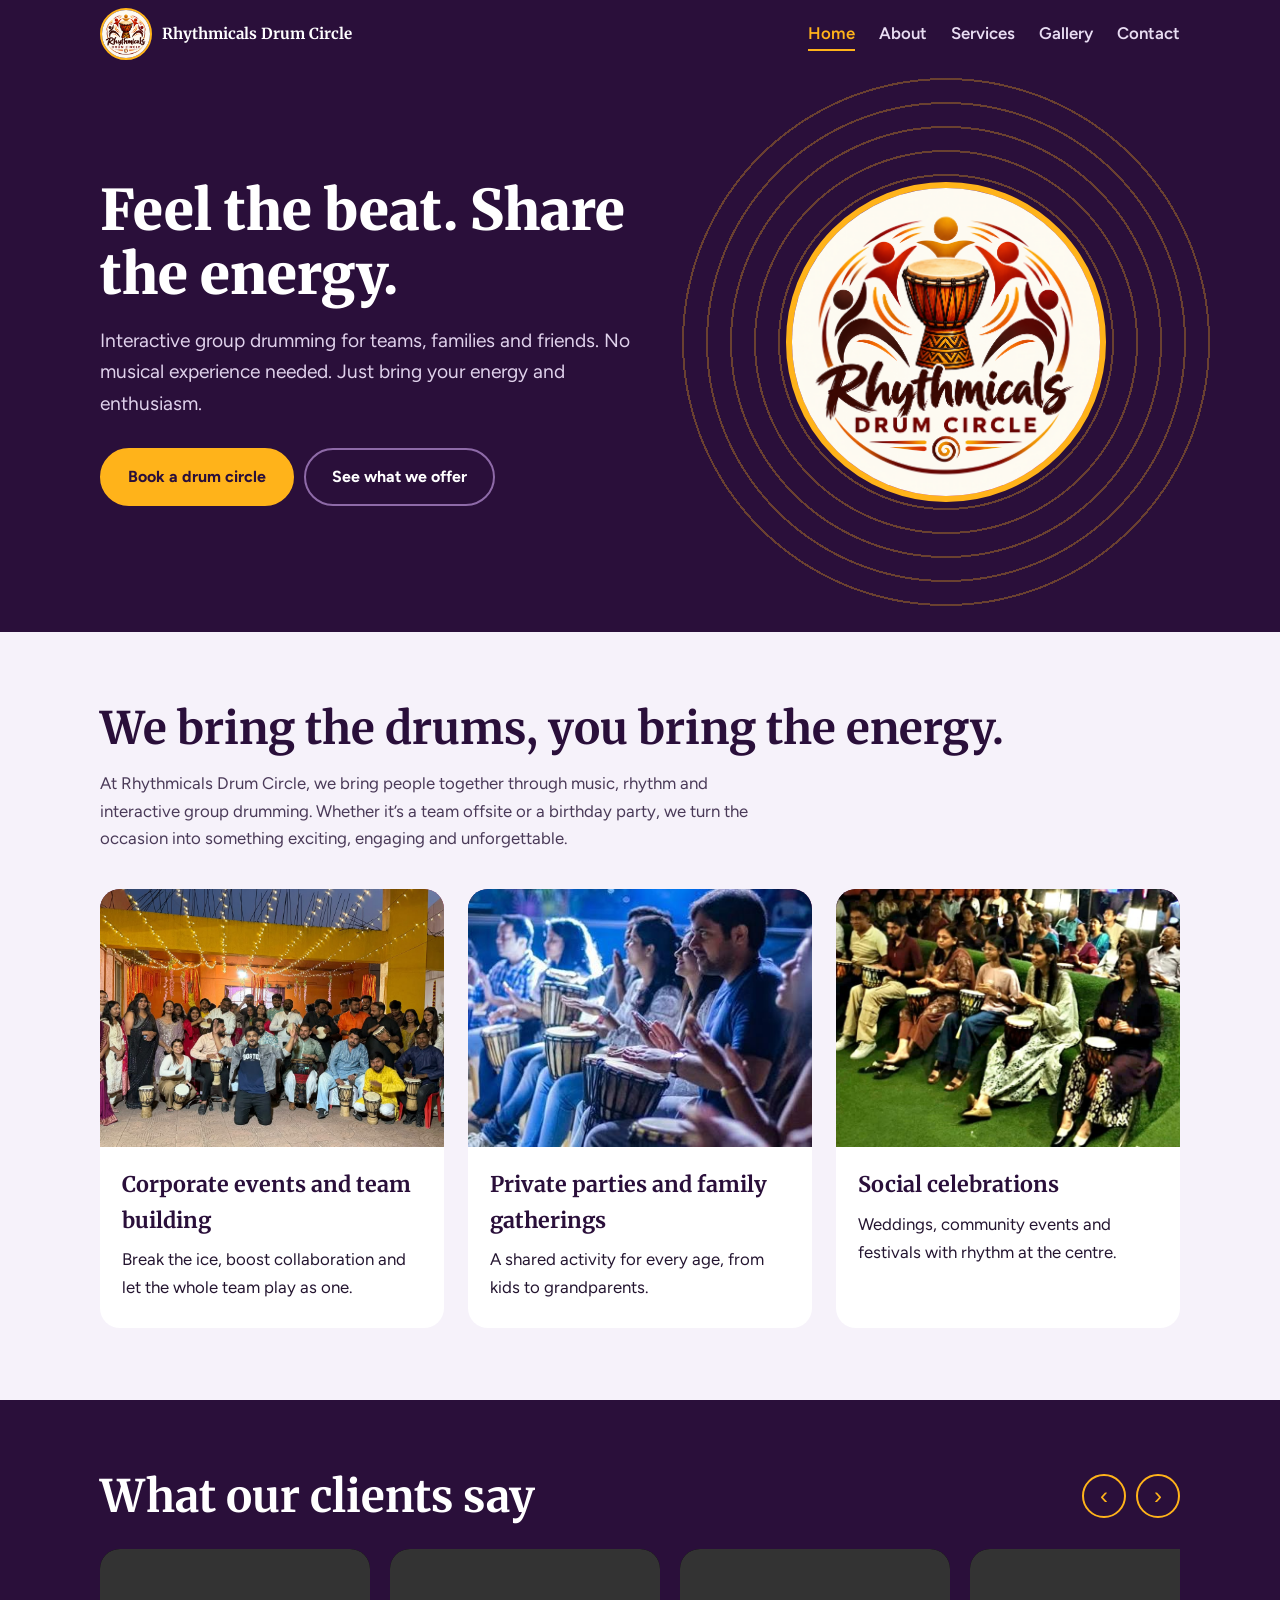
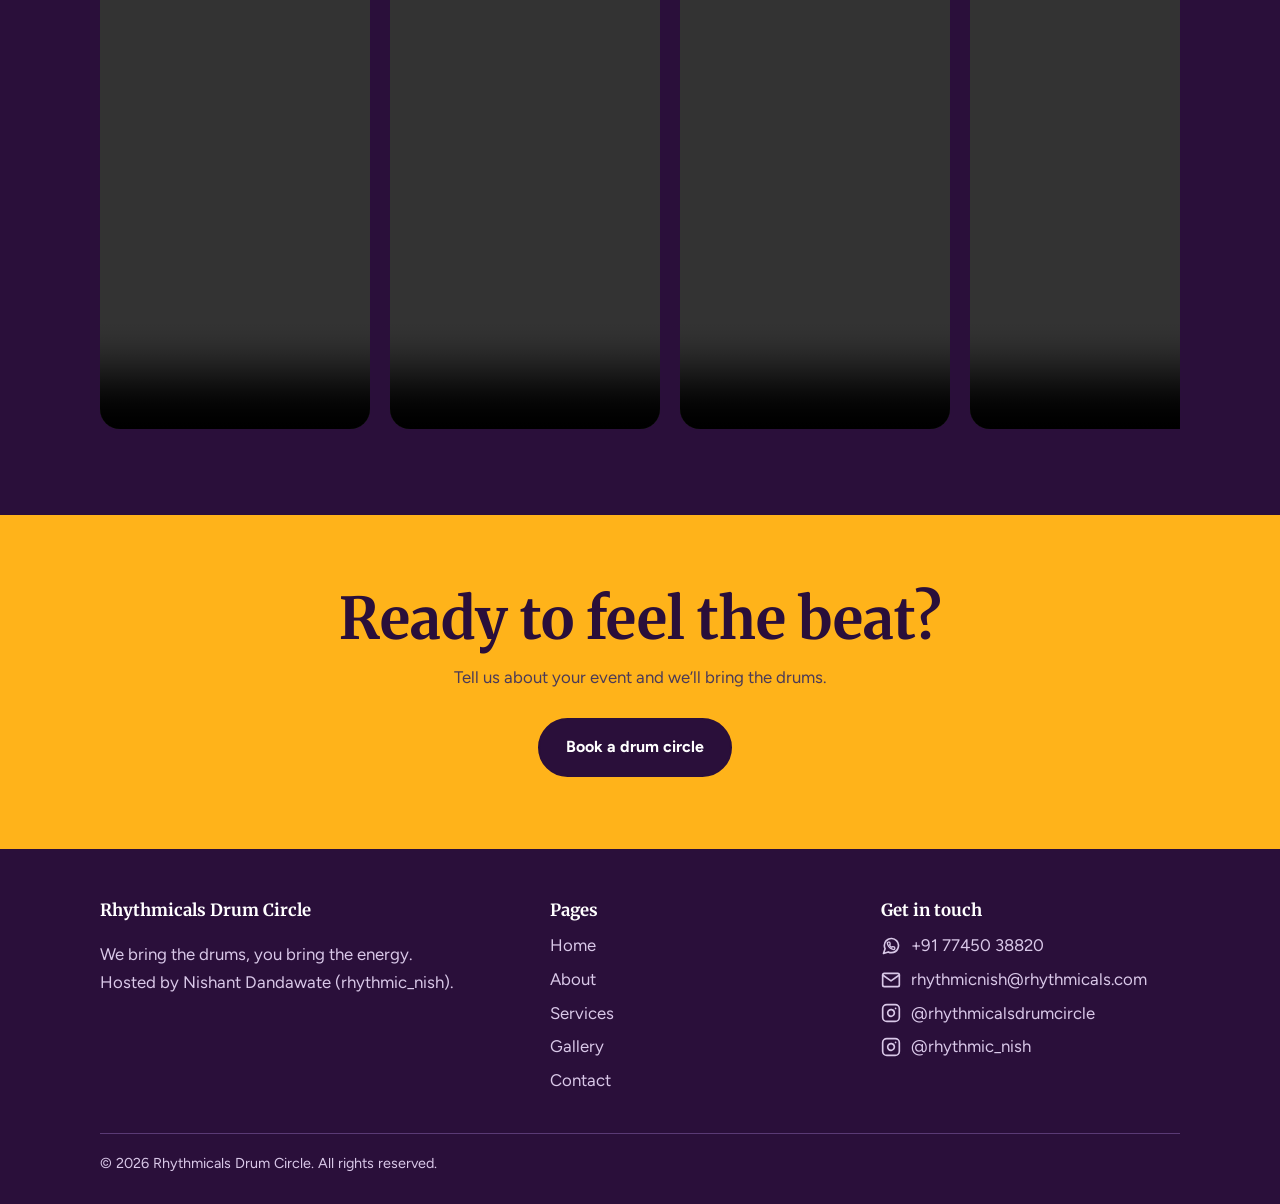
<file: index.html>
<!DOCTYPE html>
<html lang="en">
  <head>
    <meta charset="utf-8" />
    <meta name="viewport" content="width=device-width,initial-scale=1" />
    <link rel="preconnect" href="https://fonts.googleapis.com" />
    <link
      href="https://fonts.googleapis.com/css2?family=Bricolage+Grotesque:wght@700;800&family=Figtree:wght@400;600;700&display=swap"
      rel="stylesheet"
    />
    <link
      href="https://fonts.googleapis.com/css2?family=Merriweather:wght@700;900&family=Figtree:wght@400;600;700&display=swap"
      rel="stylesheet"
    />
    <link rel="stylesheet" href="style.css" />
    <title>Rhythmicals Drum Circle | Interactive Group Drumming</title>
    <meta
      name="description"
      content="Interactive drum circles for corporate events, team building, private parties and family gatherings. No experience needed."
    />
    <style>
      /* Testimonial reels: styles for this section live here, so no change to style.css is needed */
      .tsec {
        background: var(--plum);
        color: #fff;
      }
      .tsec h2 {
        color: #fff;
        margin: 0;
      }
      .rhead {
        display: flex;
        align-items: center;
        justify-content: space-between;
        gap: 16px;
        margin-bottom: 28px;
      }
      .rnav {
        display: flex;
        gap: 10px;
      }
      .rnav button {
        width: 44px;
        height: 44px;
        border-radius: 50%;
        border: 2px solid var(--gold);
        background: none;
        color: var(--gold);
        font-size: 1.5rem;
        line-height: 1;
        cursor: pointer;
      }
      .rnav button:hover {
        background: var(--gold);
        color: var(--plum);
      }
      .reels {
        display: flex;
        gap: 20px;
        overflow-x: auto;
        scroll-snap-type: x mandatory;
        padding-bottom: 14px;
        scrollbar-width: thin;
        scrollbar-color: var(--gold) transparent;
        -webkit-overflow-scrolling: touch;
      }
      .reel {
        flex: 0 0 min(270px, 72vw);
        scroll-snap-align: start;
        border-radius: 20px;
        overflow: hidden;
        background: #000;
      }
      .reel video {
        display: block;
        width: 100%;
        aspect-ratio: 9 / 16;
        object-fit: cover;
        background: #000;
      }
      @media (max-width: 560px) {
        .rnav {
          display: none;
        }
      }
    </style>
  </head>
  <body>
    <header id="hdr"></header>
    <div class="hero">
      <video class="vbg" autoplay muted loop playsinline aria-hidden="true">
        <source src="videos/front-page.mp4" type="video/mp4" />
      </video>
      <div class="wrap">
        <div>
          <h1>Feel the beat. Share the energy.</h1>
          <p class="lead">
            Interactive group drumming for teams, families and friends. No
            musical experience needed. Just bring your energy and enthusiasm.
          </p>
          <a class="btn" href="contact.html">Book a drum circle</a
          ><a class="btn alt" href="services.html">See what we offer</a>
        </div>
        <div class="drum">
          <div class="photo">
            <img
              src="images/logo.png"
              alt="Rhythmic Nish playing the tabla"
              style="object-position: 50% 40%"
            />
          </div>
        </div>
      </div>
    </div>
    <section>
      <div class="wrap">
        <h2>We bring the drums, you bring the energy.</h2>
        <p class="sub">
          At Rhythmicals Drum Circle, we bring people together through music,
          rhythm and interactive group drumming. Whether it’s a team offsite or
          a birthday party, we turn the occasion into something exciting,
          engaging and unforgettable.
        </p>
        <div class="cards">
          <div class="card">
            <div class="photo">
              <img
                src="images/corporate.jpg"
                alt="Corporate drum circle in a courtyard"
                style="object-position: 50% 60%"
              />
            </div>
            <div class="t">
              <h3>Corporate events and team building</h3>
              <p>
                Break the ice, boost collaboration and let the whole team play
                as one.
              </p>
            </div>
          </div>
          <div class="card">
            <div class="photo">
              <img
                src="images/private2.jpg"
                alt="Facilitator clapping rhythm into a microphone on stage"
                style="object-position: 50% 30%"
              />
            </div>
            <div class="t">
              <h3>Private parties and family gatherings</h3>
              <p>A shared activity for every age, from kids to grandparents.</p>
            </div>
          </div>
          <div class="card">
            <div class="photo">
              <img
                src="images/social2.jpg"
                alt="Drum circle set-up on a lit garden lawn at night"
                style="object-position: 50% 55%"
              />
            </div>
            <div class="t">
              <h3>Social celebrations</h3>
              <p>
                Weddings, community events and festivals with rhythm at the
                centre.
              </p>
            </div>
          </div>
        </div>
      </div>
    </section>

    <!-- TESTIMONIAL REELS: side by side, scroll sideways, tap to play with sound -->
    <section class="tsec">
      <div class="wrap">
        <div class="rhead">
          <h2>What our clients say</h2>
          <div class="rnav">
            <button type="button" data-dir="-1" aria-label="Previous videos">
              ‹
            </button>
            <button type="button" data-dir="1" aria-label="Next videos">
              ›
            </button>
          </div>
        </div>
        <div class="reels" id="reels">
          <div class="reel">
            <video
              controls
              playsinline
              preload="metadata"
              aria-label="Client testimonial 1"
            >
              <source src="videos/testimonial-1.mp4#t=0.1" type="video/mp4" />
            </video>
          </div>
          <div class="reel">
            <video
              controls
              playsinline
              preload="metadata"
              aria-label="Client testimonial 2"
            >
              <source src="videos/testimonial-2.mp4#t=0.1" type="video/mp4" />
            </video>
          </div>
          <div class="reel">
            <video
              controls
              playsinline
              preload="metadata"
              aria-label="Client testimonial 3"
            >
              <source src="videos/testimonial-3.mp4#t=0.1" type="video/mp4" />
            </video>
          </div>
          <div class="reel">
            <video
              controls
              playsinline
              preload="metadata"
              aria-label="Client testimonial 4"
            >
              <source src="videos/testimonial-4.mp4#t=0.1" type="video/mp4" />
            </video>
          </div>
        </div>
      </div>
    </section>

    <section class="band">
      <div class="wrap">
        <h2>Ready to feel the beat?</h2>
        <p class="sub" style="margin: 0 auto 20px">
          Tell us about your event and we’ll bring the drums.
        </p>
        <a class="btn" href="contact.html">Book a drum circle</a>
      </div>
    </section>
    <footer id="ftr"></footer>
    <script src="script.js"></script>
    <script>
      // Only one testimonial plays at a time
      const rv = document.querySelectorAll(".reel video");
      rv.forEach((v) =>
        v.addEventListener("play", () =>
          rv.forEach((o) => o !== v && o.pause())
        )
      );
      // Arrow buttons scroll the row by one video
      const row = document.getElementById("reels");
      document
        .querySelectorAll(".rnav button")
        .forEach((b) =>
          b.addEventListener("click", () =>
            row.scrollBy({ left: b.dataset.dir * 290, behavior: "smooth" })
          )
        );
    </script>
  </body>
</html>
</file>
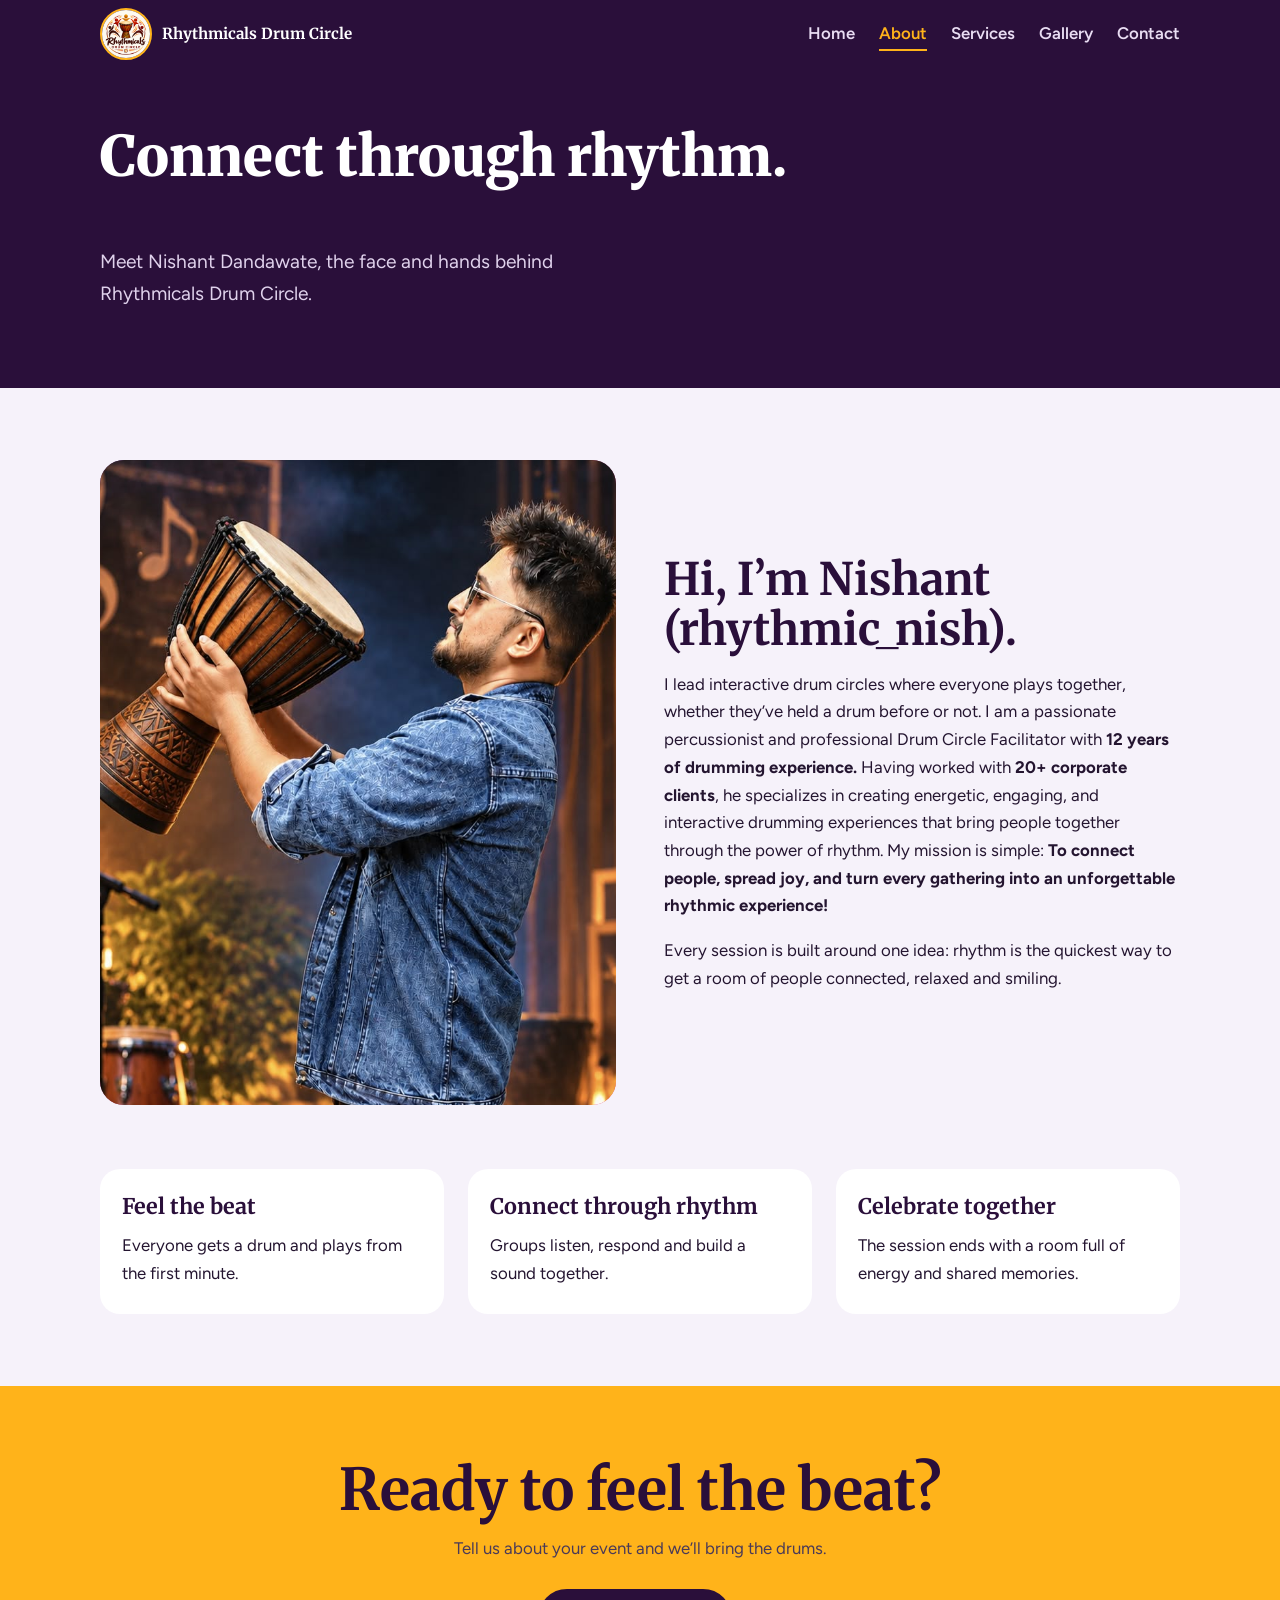
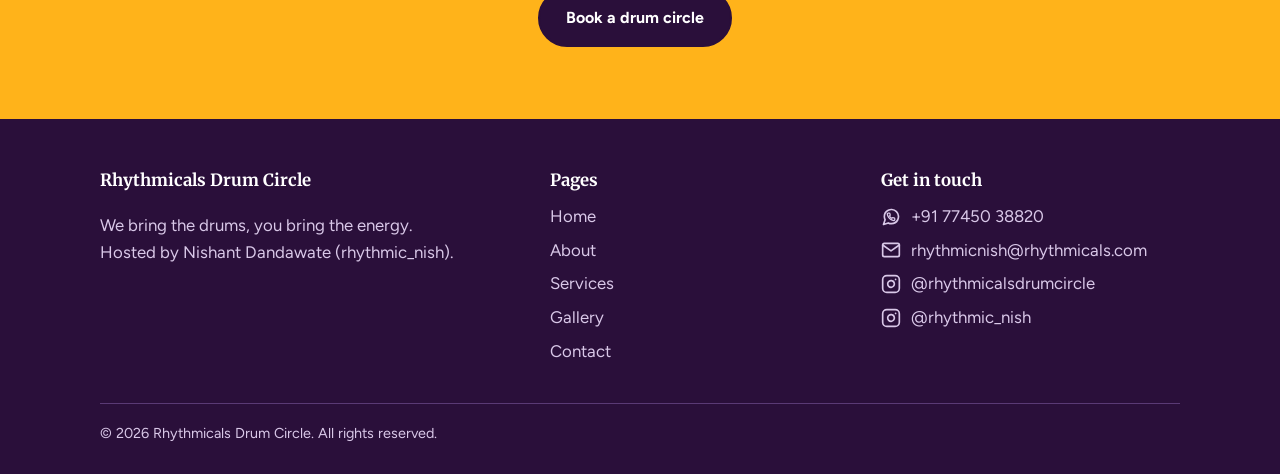
<file: about.html>
<!DOCTYPE html>
<html lang="en">
  <head>
    <meta charset="utf-8" />
    <meta name="viewport" content="width=device-width,initial-scale=1" />
    <link rel="preconnect" href="https://fonts.googleapis.com" />
    <link
      href="https://fonts.googleapis.com/css2?family=Bricolage+Grotesque:wght@700;800&family=Figtree:wght@400;600;700&display=swap"
      rel="stylesheet"
    />
    <link
        href="https://fonts.googleapis.com/css2?family=Merriweather:wght@700;900&family=Figtree:wght@400;600;700&display=swap"
        rel="stylesheet"
    />
    <link rel="stylesheet" href="style.css" />
    <title>About | Rhythmicals Drum Circle</title>
  </head>
  <body>
    <header id="hdr"></header>
    <div class="hero small">
      <div class="wrap">
        <h1>Connect through rhythm.</h1>
        <p class="lead">
          Meet Nishant Dandawate, the face and hands behind Rhythmicals Drum
          Circle.
        </p>
      </div>
    </div>
    <section>
      <div class="wrap">
        <div class="row">
          <div class="photo" style="aspect-ratio: 4/5">
            <img
              src="images/about.jpg"
              alt="Percussionist seated on a cajon in a studio"
              style="object-position: 50% 30%"
            />
          </div>
          <div>
            <h2>Hi, I’m Nishant (rhythmic_nish).</h2>
            <p>
              I lead interactive drum circles where everyone plays together,
              whether they’ve held a drum before or not. I am a passionate percussionist and professional Drum Circle Facilitator with <b>12 years of drumming experience.</b>

              Having worked with <b>20+ corporate clients</b>, he specializes in creating energetic, engaging, and interactive drumming experiences that bring people together through the power of rhythm.
              
              My mission is simple: <b>To connect people, spread joy, and turn every gathering into an unforgettable rhythmic experience!</b>
            </p>
            <p>
              Every session is built around one idea: rhythm is the quickest way
              to get a room of people connected, relaxed and smiling.
            </p>
          </div>
        </div>
        <div class="cards">
          <div class="card">
            <div class="t">
              <h3>Feel the beat</h3>
              <p>Everyone gets a drum and plays from the first minute.</p>
            </div>
          </div>
          <div class="card">
            <div class="t">
              <h3>Connect through rhythm</h3>
              <p>Groups listen, respond and build a sound together.</p>
            </div>
          </div>
          <div class="card">
            <div class="t">
              <h3>Celebrate together</h3>
              <p>
                The session ends with a room full of energy and shared memories.
              </p>
            </div>
          </div>
        </div>
      </div>
    </section>
    <section class="band">
      <div class="wrap">
        <h2>Ready to feel the beat?</h2>
        <p class="sub" style="margin: 0 auto 20px">
          Tell us about your event and we’ll bring the drums.
        </p>
        <a class="btn" href="contact.html">Book a drum circle</a>
      </div>
    </section>
    <footer id="ftr"></footer>
    <script src="script.js"></script>
  </body>
</html>
</file>
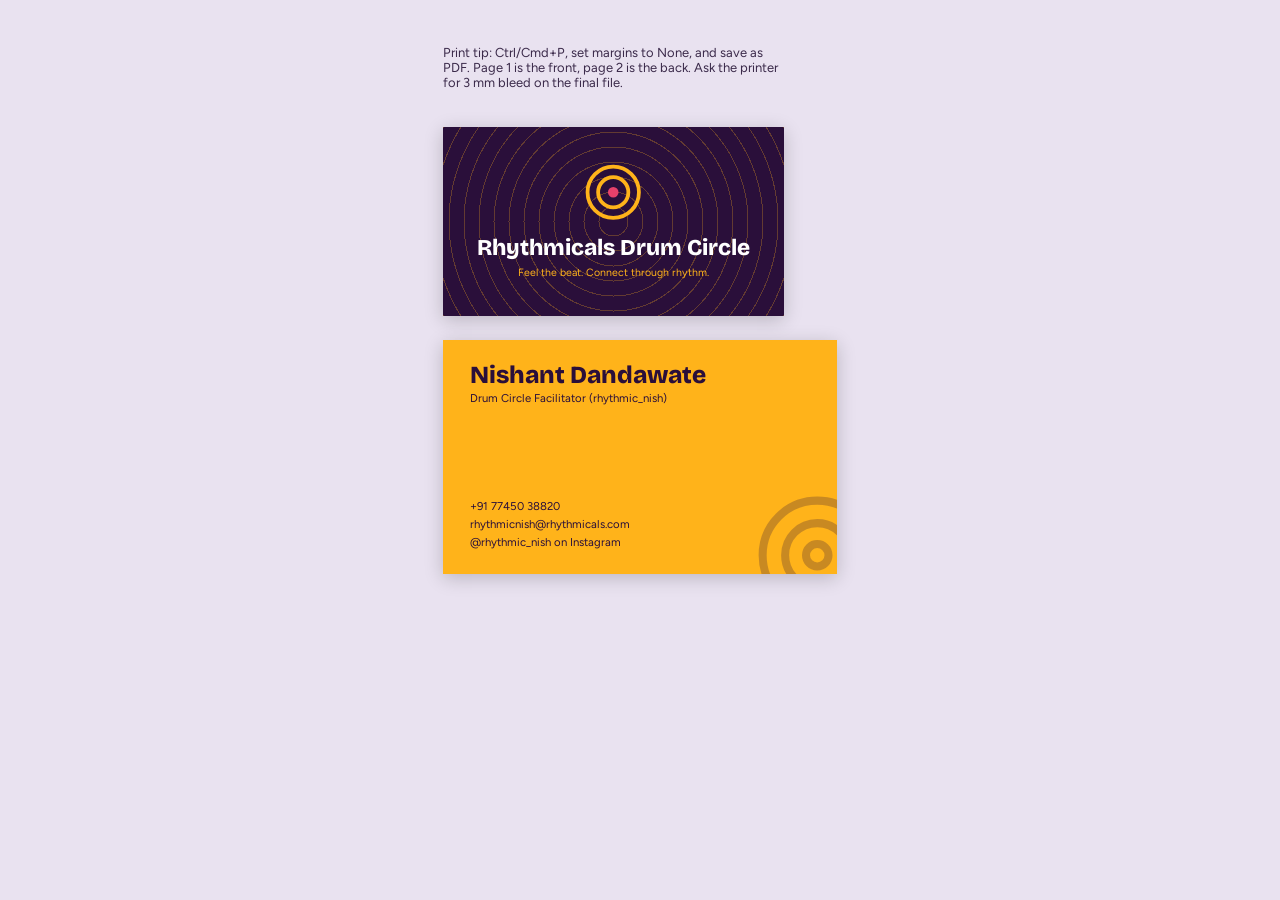
<file: business-card.html>
<!DOCTYPE html>
<html lang="en">
  <head>
    <meta charset="utf-8" />
    <title>Business card | Nishant Dandawate</title>
    <link
      href="https://fonts.googleapis.com/css2?family=Bricolage+Grotesque:wght@700;800&family=Figtree:wght@400;600&display=swap"
      rel="stylesheet"
    />
    <link
      href="https://fonts.googleapis.com/css2?family=Merriweather:wght@700;900&family=Figtree:wght@400;600;700&display=swap"
      rel="stylesheet"
    />
    <style>
      body {
        margin: 0;
        background: #e9e2f0;
        font-family: "Figtree", sans-serif;
        display: grid;
        gap: 24px;
        justify-content: center;
        padding: 32px;
      }
      .note {
        max-width: 90mm;
        font-size: 13px;
        color: #3b2a4a;
      }
      .c {
        width: 90mm;
        height: 50mm;
        position: relative;
        overflow: hidden;
        box-shadow: 0 4px 18px #0003;
        page-break-after: always;
      }
      .front {
        background: #2a0f3a;
        color: #fff;
        display: grid;
        place-items: center;
        text-align: center;
      }
      .front::before {
        content: "";
        position: absolute;
        inset: -60%;
        border-radius: 50%;
        background: repeating-radial-gradient(
          circle,
          transparent 0 14px,
          #ffb31a44 14px 15px
        );
      }
      .front div {
        position: relative;
      }
      .front svg {
        width: 16mm;
      }
      .front b {
        display: block;
        font: 800 6mm "Bricolage Grotesque";
        margin-top: 2mm;
      }
      .front span {
        font-size: 2.8mm;
        color: #ffb31a;
      }
      .back {
        background: #ffb31a;
        color: #2a0f3a;
        padding: 6mm 7mm;
        display: flex;
        flex-direction: column;
        justify-content: space-between;
      }
      .back h1 {
        font: 800 6.5mm/1 "Bricolage Grotesque";
        margin: 0;
      }
      .back p {
        margin: 1mm 0 0;
        font-size: 3mm;
      }
      .back ul {
        list-style: none;
        margin: 0;
        padding: 0;
        font-size: 3mm;
        line-height: 1.6;
      }
      .back .r {
        position: absolute;
        right: -12mm;
        bottom: -12mm;
        width: 34mm;
        opacity: 0.25;
      }
      @media print {
        body {
          background: none;
          padding: 0;
          display: block;
        }
        .note {
          display: none;
        }
        .c {
          box-shadow: none;
        }
        @page {
          size: 90mm 50mm;
          margin: 0;
        }
      }
    </style>
  </head>
  <body>
    <p class="note">
      Print tip: Ctrl/Cmd+P, set margins to None, and save as PDF. Page 1 is the
      front, page 2 is the back. Ask the printer for 3 mm bleed on the final
      file.
    </p>
    <div class="c front">
      <div>
        <svg
          viewBox="0 0 40 40"
          fill="none"
          stroke="#FFB31A"
          stroke-width="2.5"
        >
          <circle cx="20" cy="20" r="17" />
          <circle cx="20" cy="20" r="10" />
          <circle cx="20" cy="20" r="3.5" fill="#E8416B" stroke="none" /></svg
        ><b>Rhythmicals Drum Circle</b
        ><span>Feel the beat. Connect through rhythm.</span>
      </div>
    </div>
    <div class="c back">
      <div>
        <h1>Nishant Dandawate</h1>
        <p>Drum Circle Facilitator (rhythmic_nish)</p>
      </div>
      <ul>
        <li>+91 77450 38820</li>
        <li>rhythmicnish@rhythmicals.com</li>
        <li>@rhythmic_nish on Instagram</li>
      </ul>
      <svg
        class="r"
        viewBox="0 0 40 40"
        fill="none"
        stroke="#2A0F3A"
        stroke-width="2.5"
      >
        <circle cx="20" cy="20" r="17" />
        <circle cx="20" cy="20" r="10" />
        <circle cx="20" cy="20" r="3.5" />
      </svg>
    </div>
  </body>
</html>
</file>
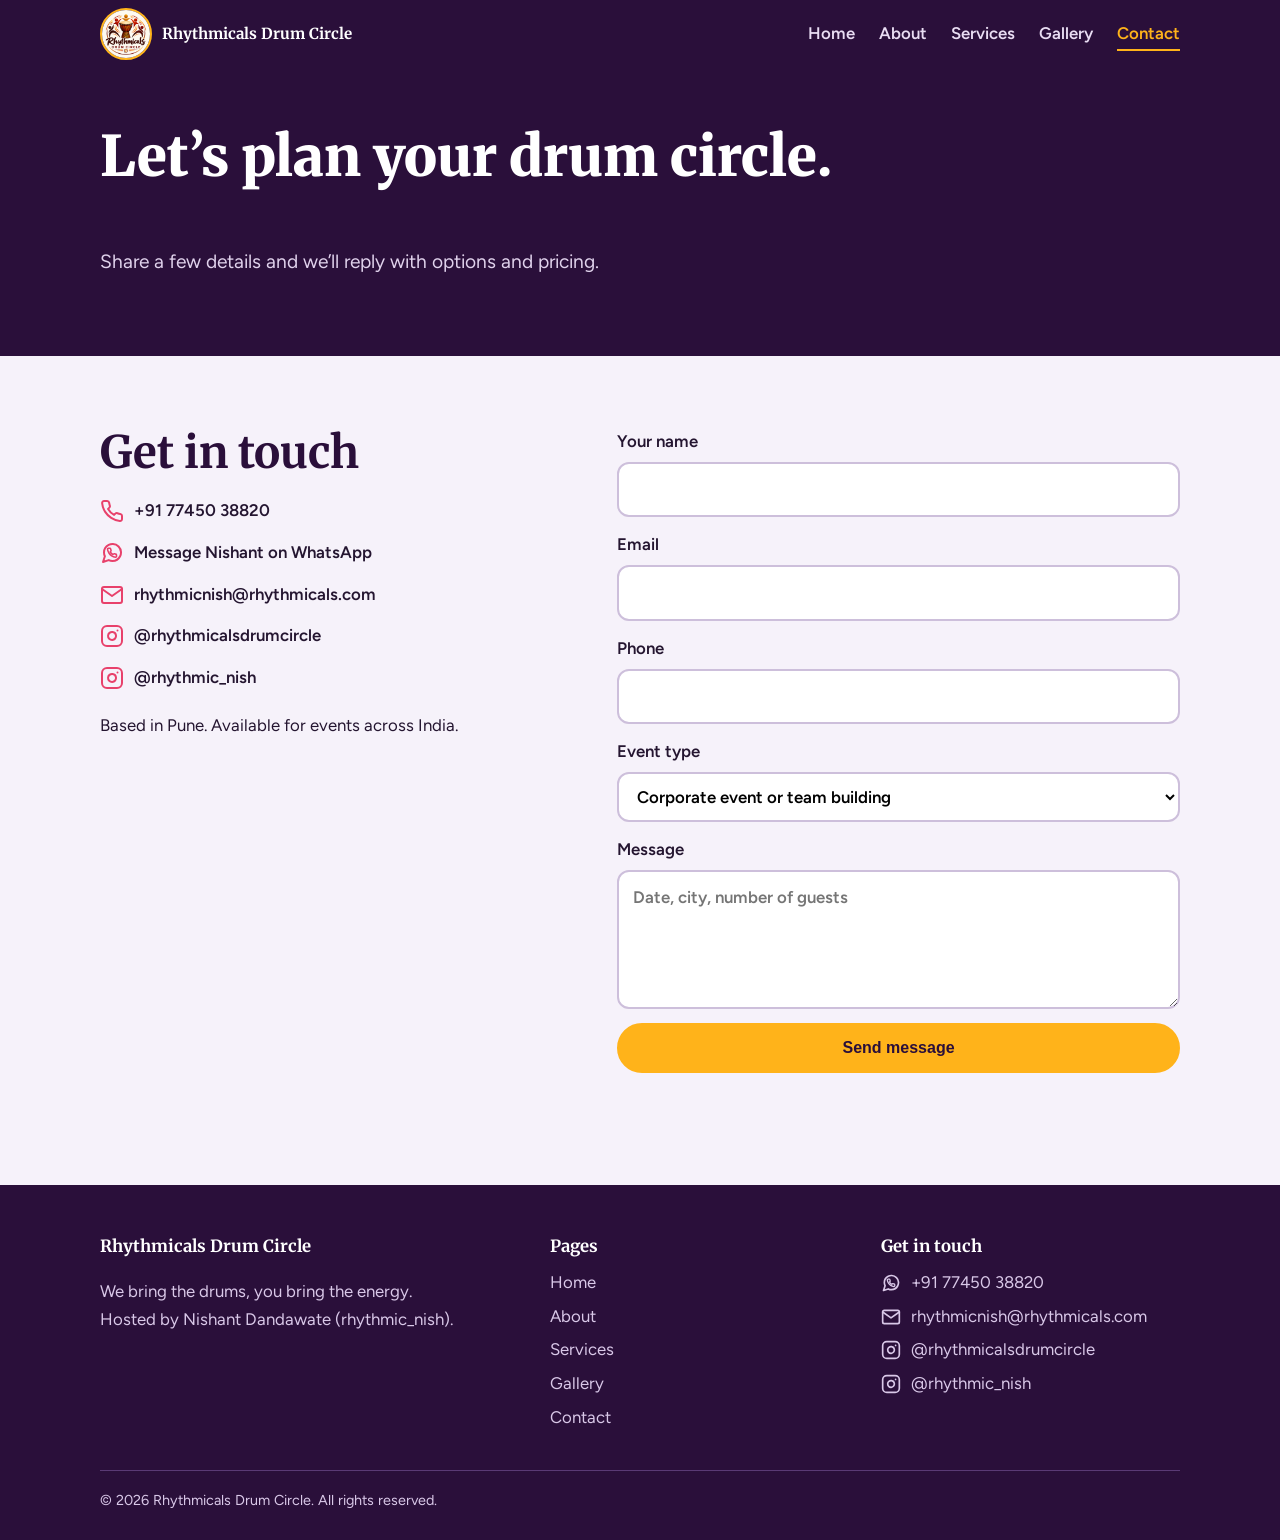
<file: contact.html>
<!DOCTYPE html>
<html lang="en">
  <head>
    <meta charset="utf-8" />
    <meta name="viewport" content="width=device-width,initial-scale=1" />
    <link rel="preconnect" href="https://fonts.googleapis.com" />
    <link
      href="https://fonts.googleapis.com/css2?family=Bricolage+Grotesque:wght@700;800&family=Figtree:wght@400;600;700&display=swap"
      rel="stylesheet"
    />
    <link
      href="https://fonts.googleapis.com/css2?family=Merriweather:wght@700;900&family=Figtree:wght@400;600;700&display=swap"
      rel="stylesheet"
    />
    <link rel="stylesheet" href="style.css" />
    <title>Contact | Rhythmicals Drum Circle</title>
  </head>
  <body>
    <header id="hdr"></header>
    <div class="hero small">
      <div class="wrap">
        <h1>Let’s plan your drum circle.</h1>
        <p class="lead">
          Share a few details and we’ll reply with options and pricing.
        </p>
      </div>
    </div>
    <section>
      <div class="wrap contact">
        <div>
          <h2>Get in touch</h2>
          <ul class="list">
            <li>
              <a class="ico" href="tel:+917745038820"
                ><span data-ic="phone"></span>+91 77450 38820</a
              >
            </li>
            <li>
              <a
                class="ico"
                href="https://wa.me/917745038820"
                target="_blank"
                rel="noopener"
                ><span data-ic="wa"></span>Message Nishant on WhatsApp</a
              >
            </li>
            <li>
              <a class="ico" href="mailto:rhythmicnish@rhythmicals.com"
                ><span data-ic="mail"></span>rhythmicnish@rhythmicals.com</a
              >
            </li>
            <li>
              <a
                class="ico"
                href="https://www.instagram.com/rhythmicalsdrumcircle"
                target="_blank"
                rel="noopener"
                ><span data-ic="ig"></span>@rhythmicalsdrumcircle</a
              >
            </li>
            <li>
              <a
                class="ico"
                href="https://instagram.com/rhythmic_nish"
                target="_blank"
                rel="noopener"
                ><span data-ic="ig"></span>@rhythmic_nish</a
              >
            </li>
          </ul>
          <p>Based in Pune. Available for events across India.</p>
        </div>
        <form id="enq">
          <label
            >Your name<input name="name" required autocomplete="name" /></label
          ><label
            >Email<input
              name="email"
              type="email"
              required
              autocomplete="email" /></label
          ><label
            >Phone<input
              name="phone"
              type="tel"
              required
              autocomplete="tel" /></label
          ><label
            >Event type<select name="type">
              <option>Corporate event or team building</option>
              <option>Private party</option>
              <option>Family gathering</option>
              <option>Social celebration</option>
            </select></label
          ><label
            >Message<textarea
              name="msg"
              rows="4"
              placeholder="Date, city, number of guests"
            ></textarea></label
          ><input
            class="hp"
            name="_honey"
            tabindex="-1"
            autocomplete="off"
            aria-hidden="true"
          /><button class="btn" style="margin: 0" type="submit">
            Send message
          </button>
          <p class="status" id="status" role="status" aria-live="polite"></p>
        </form>
      </div>
    </section>
    <footer id="ftr"></footer>
    <script src="script.js"></script>
  </body>
</html>
</file>
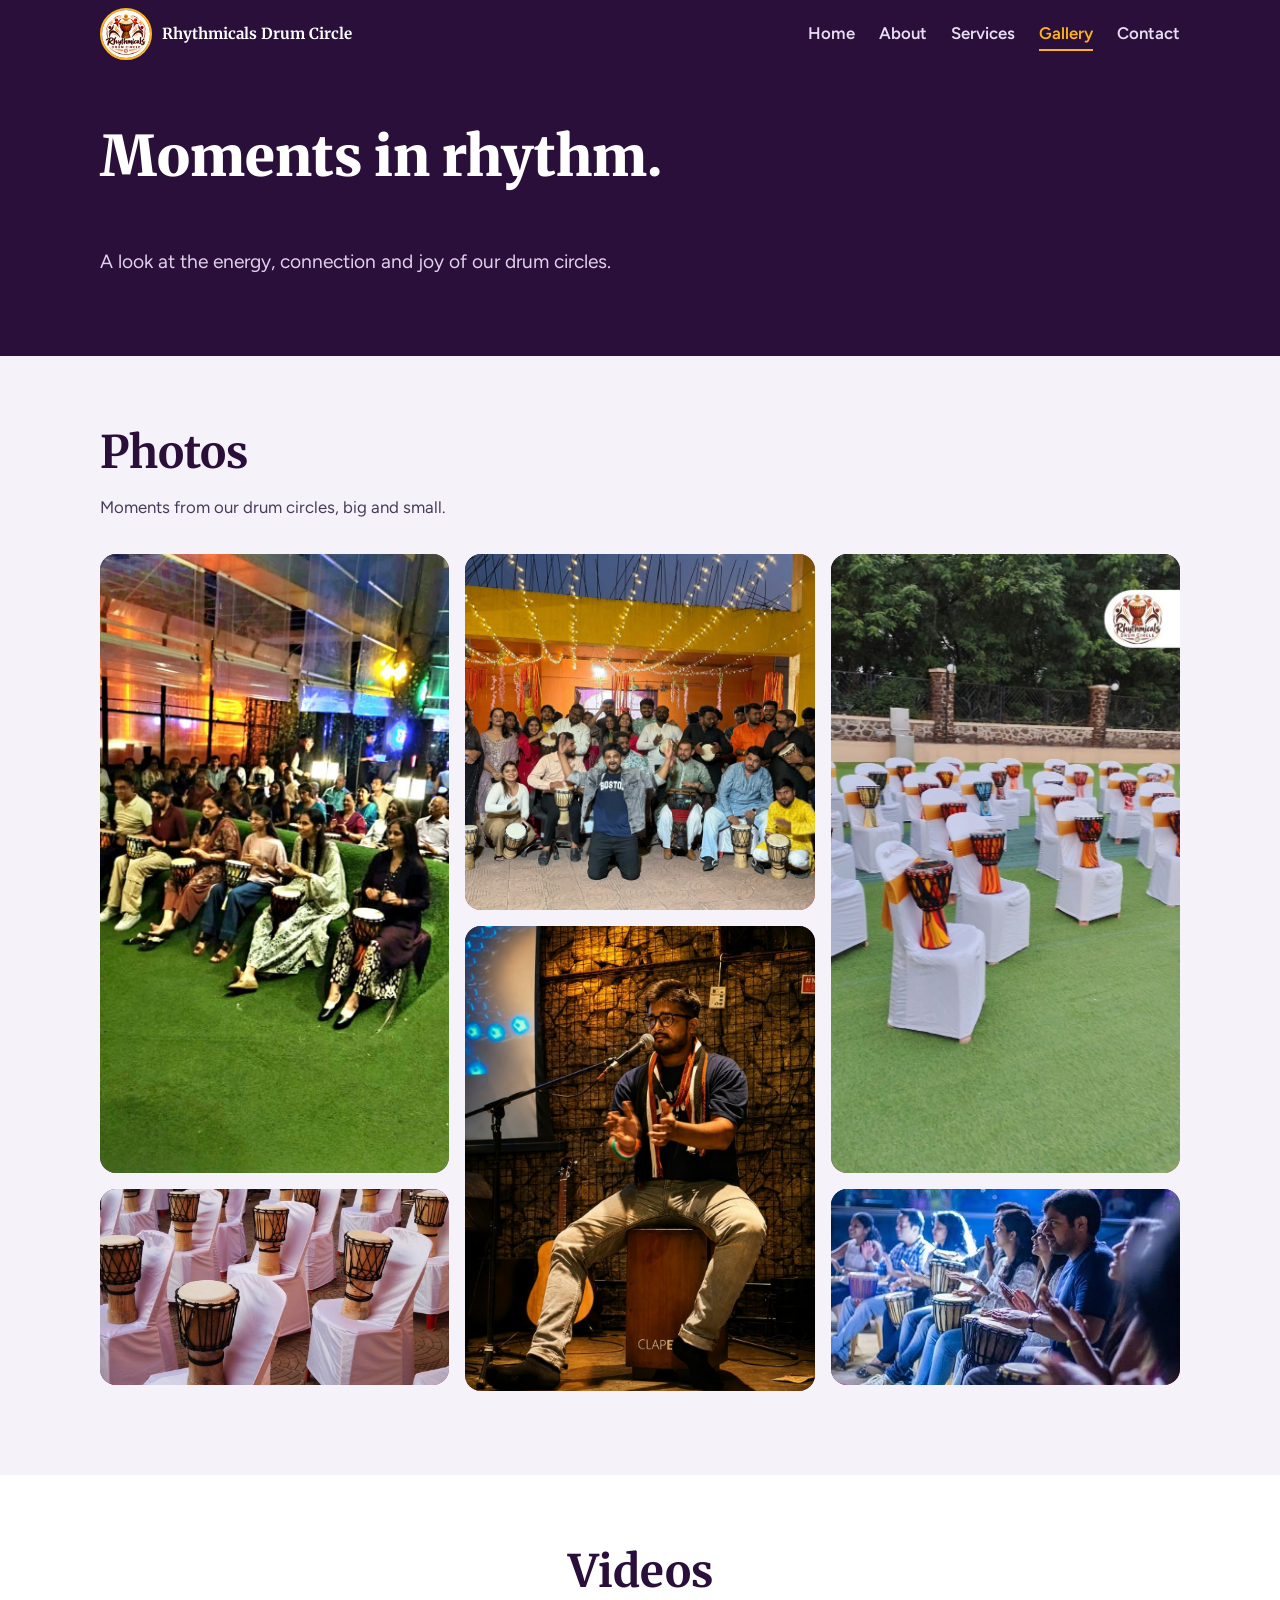
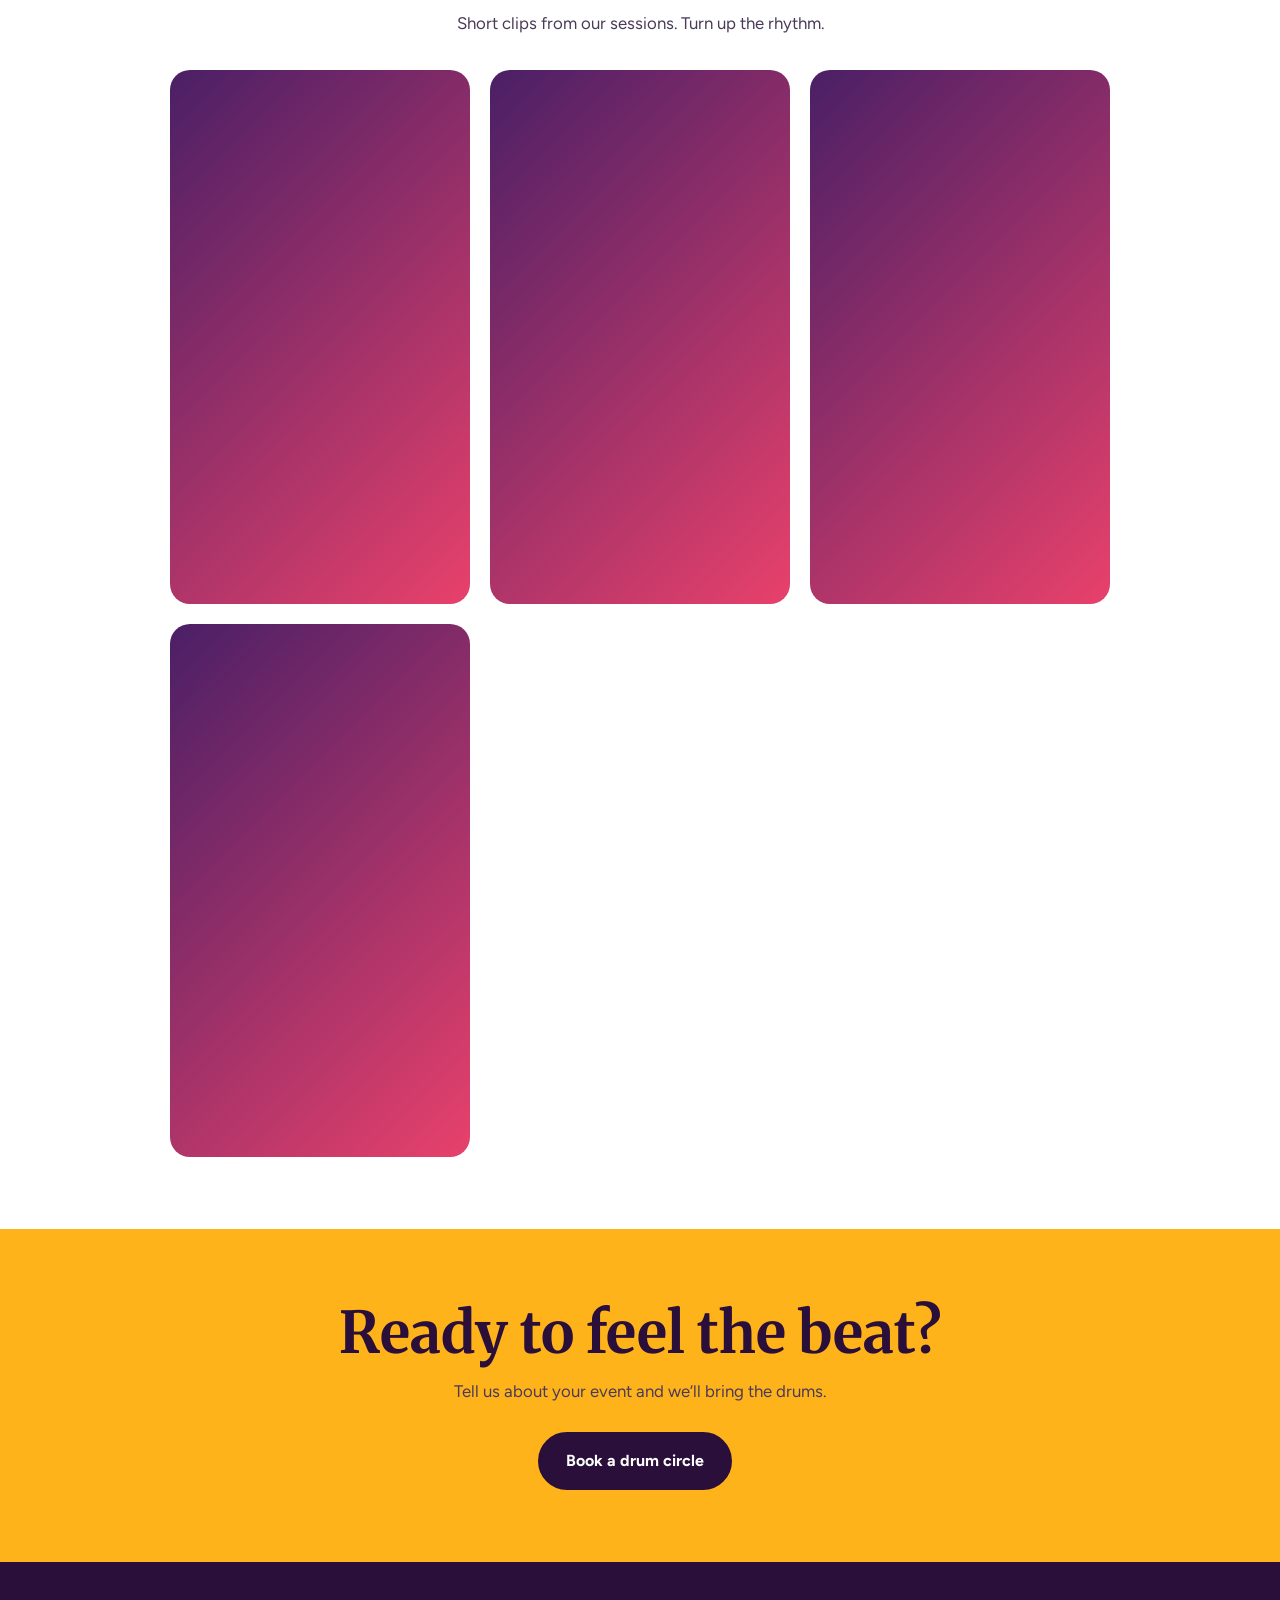
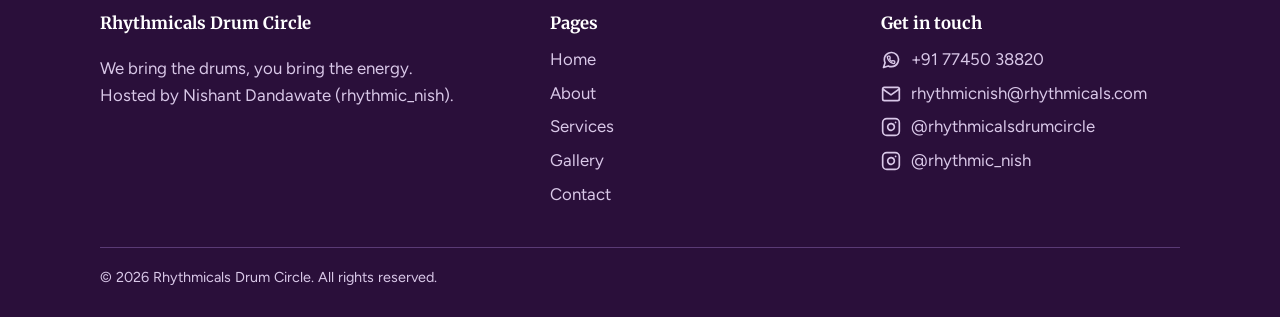
<file: gallery.html>
<!DOCTYPE html>
<html lang="en">
  <head>
    <meta charset="utf-8" />
    <meta name="viewport" content="width=device-width,initial-scale=1" />
    <link rel="preconnect" href="https://fonts.googleapis.com" />
    <link
      href="https://fonts.googleapis.com/css2?family=Bricolage+Grotesque:wght@700;800&family=Figtree:wght@400;600;700&display=swap"
      rel="stylesheet"
    />
    <link
      href="https://fonts.googleapis.com/css2?family=Merriweather:wght@700;900&family=Figtree:wght@400;600;700&display=swap"
      rel="stylesheet"
    />
    <link rel="stylesheet" href="style.css" />
    <title>Gallery | Rhythmicals Drum Circle</title>
  </head>
  <body>
    <header id="hdr"></header>
    <div class="hero small">
      <div class="wrap">
        <h1>Moments in rhythm.</h1>
        <p class="lead">
          A look at the energy, connection and joy of our drum circles.
        </p>
      </div>
    </div>

    <!-- PHOTOS -->
    <section>
      <div class="wrap">
        <h2>Photos</h2>
        <p class="sub" style="margin-bottom: 32px">
          Moments from our drum circles, big and small.
        </p>
        <div class="grid">
          <div class="photo" style="aspect-ratio: 722/1279">
            <img
              src="images/gallery-1.jpg"
              alt="Audience playing djembe drums together"
              style="object-position: 50% 50%"
              loading="lazy"
            />
          </div>
          <div class="photo" style="aspect-ratio: 16/9">
            <img
              src="images/gallery-7.jpg"
              alt="Drum circle set-up on a lit garden lawn"
              style="object-position: 50% 55%"
              loading="lazy"
            />
          </div>
          <div class="photo" style="aspect-ratio: 432/440">
            <img
              src="images/gallery-6.jpg"
              alt="Corporate drum circle in a courtyard"
              style="object-position: 50% 50%"
              loading="lazy"
            />
          </div>
          <div class="photo" style="aspect-ratio: 3/4">
            <img
              src="images/gallery-5.jpg"
              alt="Facilitator clapping rhythm into a microphone"
              style="object-position: 50% 30%"
              loading="lazy"
            />
          </div>
          <div class="photo" style="aspect-ratio: 722/1279">
            <img
              src="images/gallery-8.jpg"
              alt="Djembe drums waiting on chairs"
              style="object-position: 50% 50%"
              loading="lazy"
            />
          </div>
          <div class="photo" style="aspect-ratio: 16/9">
            <img
              src="images/private2.jpg"
              alt="Drum circle moment"
              style="object-position: 50% 55%"
              loading="lazy"
            />
          </div>
        </div>
      </div>
    </section>

    <!-- VIDEOS -->
    <section class="vsec">
      <div class="wrap">
        <h2>Videos</h2>
        <p class="sub">Short clips from our sessions. Turn up the rhythm.</p>
        <div class="vgrid">
          <div class="photo" style="aspect-ratio: 9/16">
            <video autoplay muted loop playsinline aria-hidden="true">
              <source src="videos/video 1.mp4" type="video/mp4" />
            </video>
          </div>
          <div class="photo" style="aspect-ratio: 9/16">
            <video autoplay muted loop playsinline aria-hidden="true">
              <source src="videos/video 2.mp4" type="video/mp4" />
            </video>
          </div>
          <div class="photo" style="aspect-ratio: 9/16">
            <video autoplay muted loop playsinline aria-hidden="true">
              <source src="videos/video 3.mp4" type="video/mp4" />
            </video>
          </div>
          <div class="photo" style="aspect-ratio: 9/16">
            <video autoplay muted loop playsinline aria-hidden="true">
              <source src="videos/video 4.mp4" type="video/mp4" />
            </video>
          </div>
        </div>
      </div>
    </section>

    <section class="band">
      <div class="wrap">
        <h2>Ready to feel the beat?</h2>
        <p class="sub" style="margin: 0 auto 20px">
          Tell us about your event and we’ll bring the drums.
        </p>
        <a class="btn" href="contact.html">Book a drum circle</a>
      </div>
    </section>
    <footer id="ftr"></footer>
    <script src="script.js"></script>
  </body>
</html>
</file>
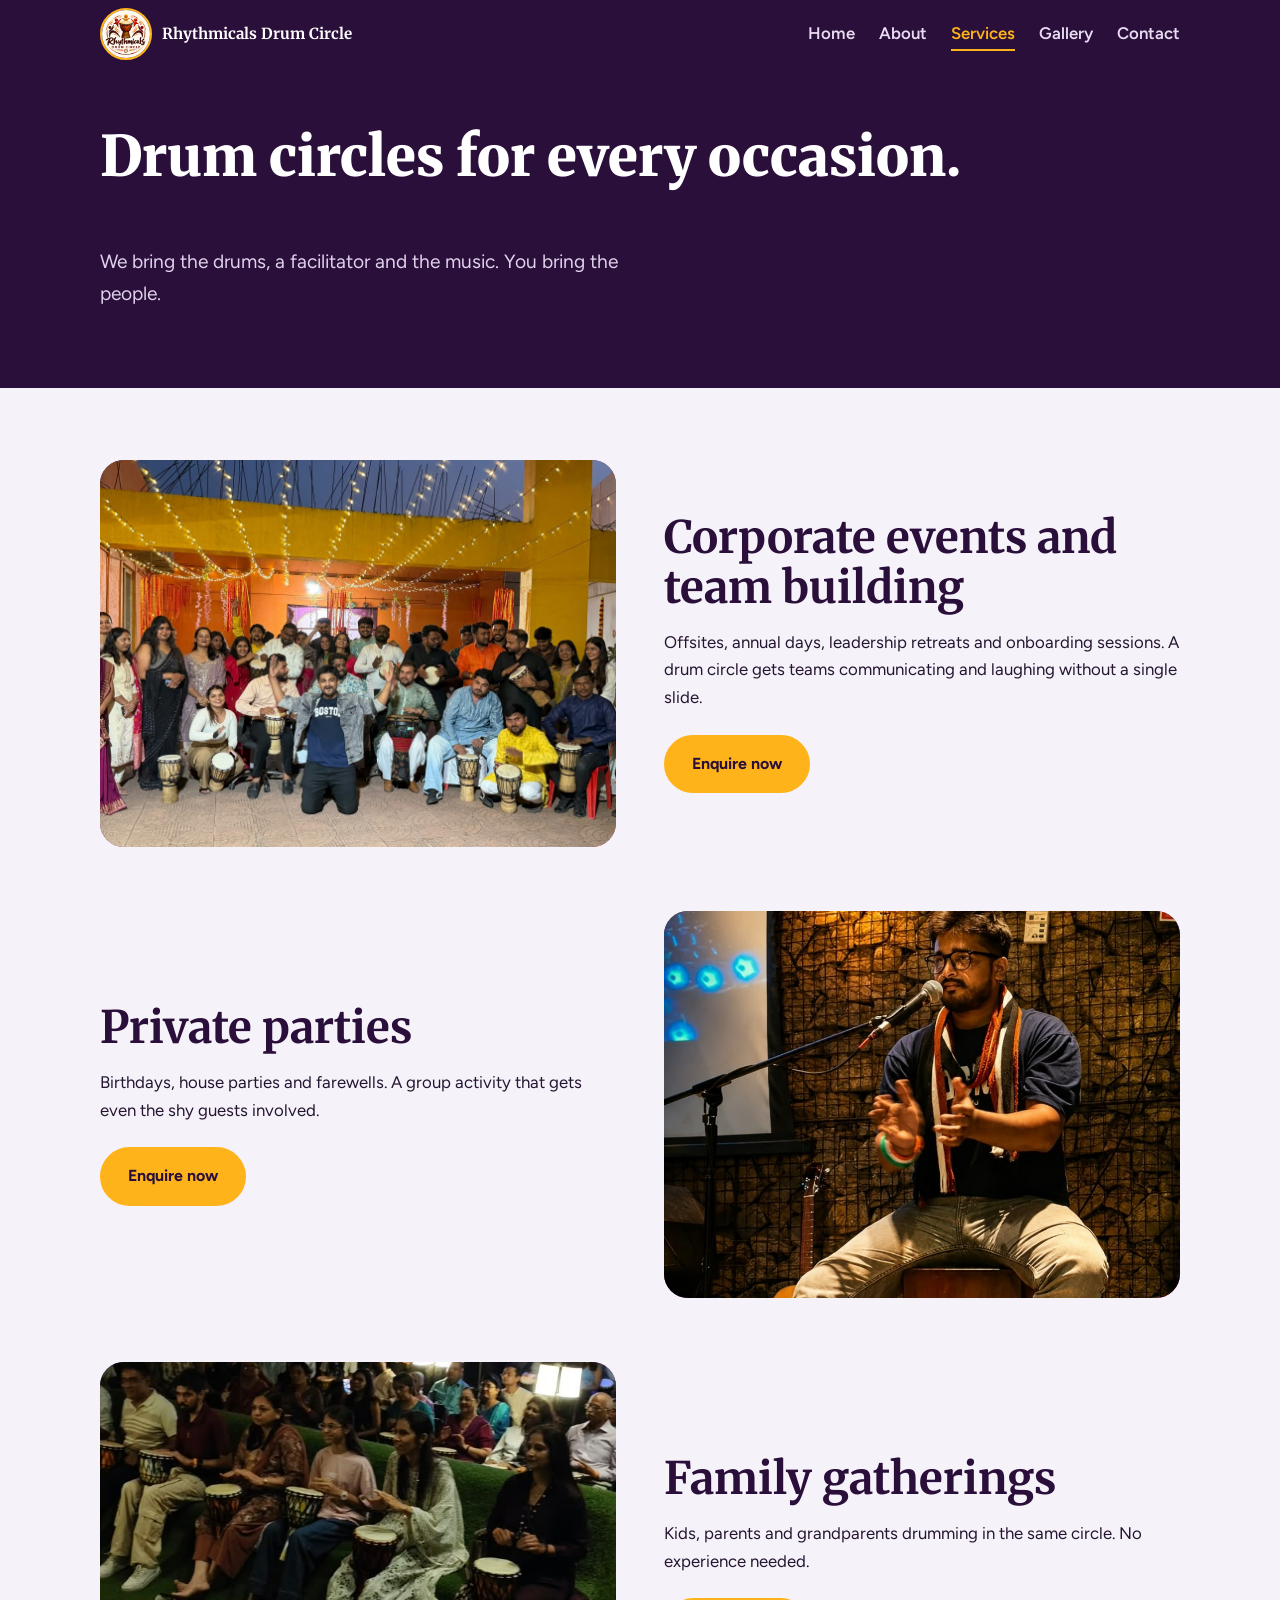
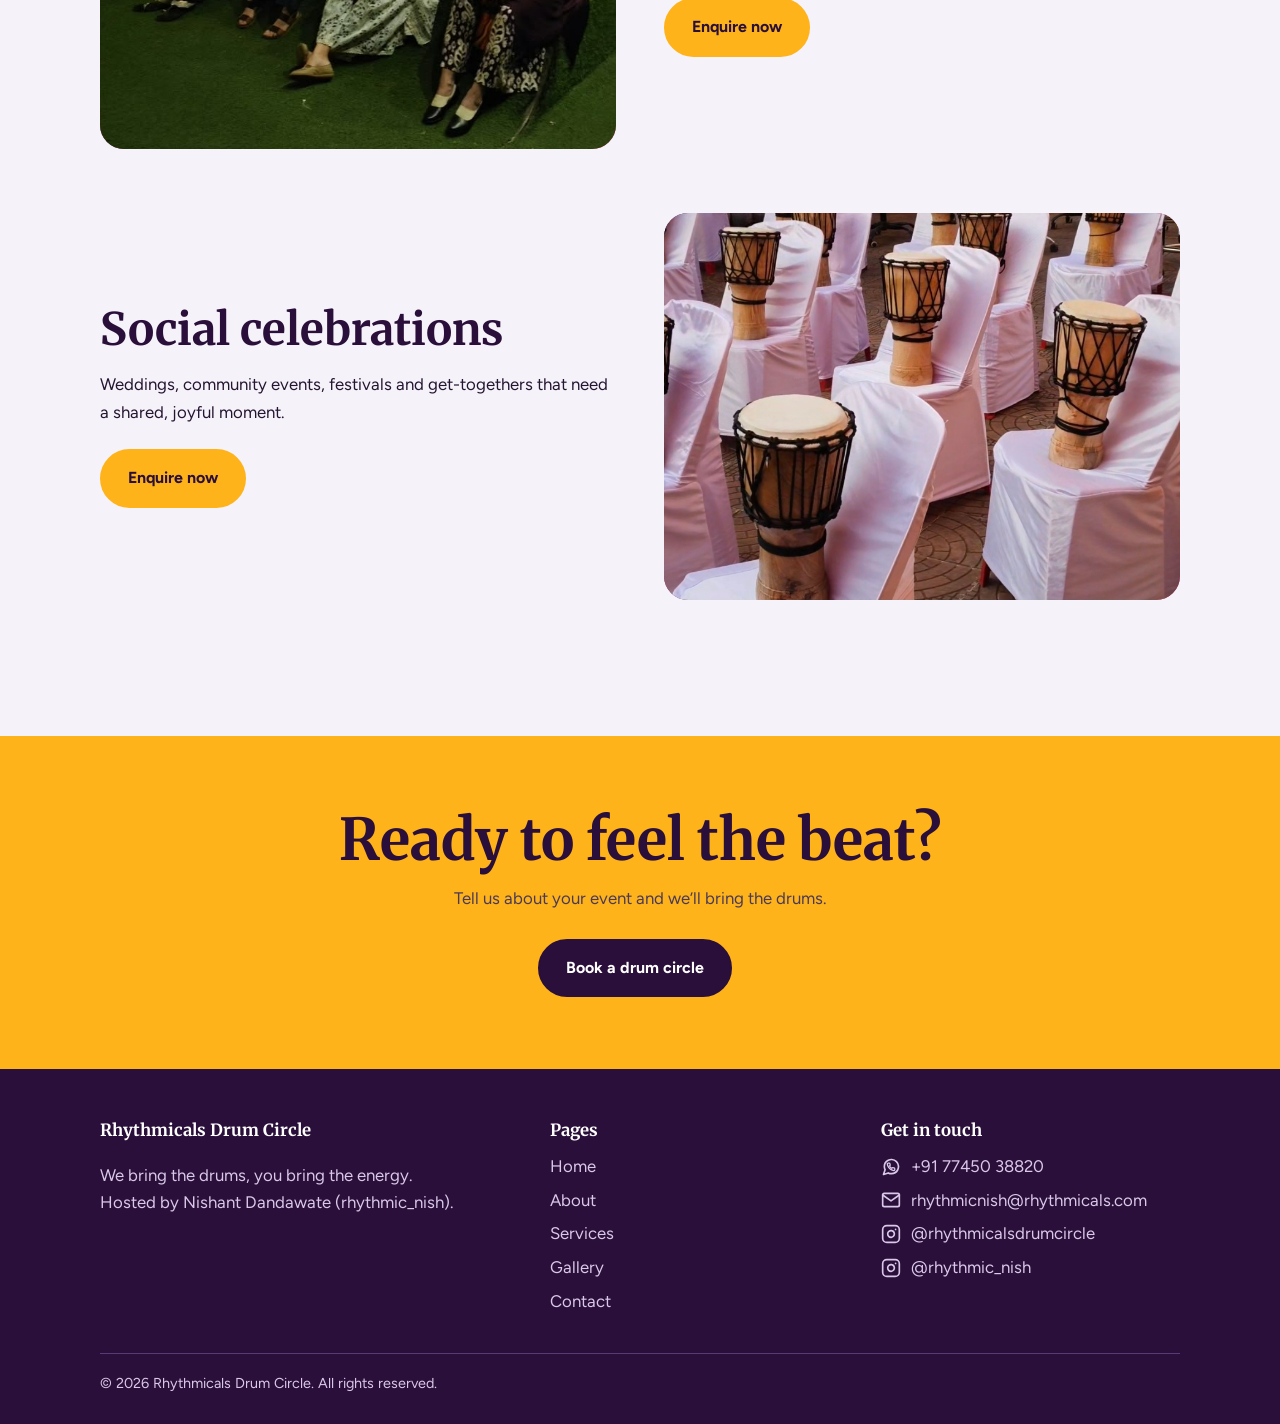
<file: services.html>
<!DOCTYPE html>
<html lang="en">
  <head>
    <meta charset="utf-8" />
    <meta name="viewport" content="width=device-width,initial-scale=1" />
    <link rel="preconnect" href="https://fonts.googleapis.com" />
    <link
      href="https://fonts.googleapis.com/css2?family=Bricolage+Grotesque:wght@700;800&family=Figtree:wght@400;600;700&display=swap"
      rel="stylesheet"
    />
    <link
        href="https://fonts.googleapis.com/css2?family=Merriweather:wght@700;900&family=Figtree:wght@400;600;700&display=swap"
        rel="stylesheet"
    />
    <link rel="stylesheet" href="style.css" />
    <title>Services | Rhythmicals Drum Circle</title>
  </head>
  <body>
    <header id="hdr"></header>
    <div class="hero small">
      <div class="wrap">
        <h1>Drum circles for every occasion.</h1>
        <p class="lead">
          We bring the drums, a facilitator and the music. You bring the people.
        </p>
      </div>
    </div>
    <section>
      <div class="wrap">
        <div class="row">
          <div class="photo">
            <img
              src="images/corporate.jpg"
              alt="Corporate drum circle in a courtyard"
              style="object-position: 50% 60%"
            />
          </div>
          <div>
            <h2>Corporate events and team building</h2>
            <p>
              Offsites, annual days, leadership retreats and onboarding
              sessions. A drum circle gets teams communicating and laughing
              without a single slide.
            </p>
            <a class="btn" href="contact.html">Enquire now</a>
          </div>
        </div>
        <div class="row">
          <div class="photo">
            <img
              src="images/private.jpg"
              alt="Facilitator clapping rhythm into a microphone on stage"
              style="object-position: 50% 30%"
            />
          </div>
          <div>
            <h2>Private parties</h2>
            <p>
              Birthdays, house parties and farewells. A group activity that gets
              even the shy guests involved.
            </p>
            <a class="btn" href="contact.html">Enquire now</a>
          </div>
        </div>
        <div class="row">
          <div class="photo">
            <img
              src="images/family.jpg"
              alt="Group of people playing djembe drums together"
              style="object-position: 50% 62%"
            />
          </div>
          <div>
            <h2>Family gatherings</h2>
            <p>
              Kids, parents and grandparents drumming in the same circle. No
              experience needed.
            </p>
            <a class="btn" href="contact.html">Enquire now</a>
          </div>
        </div>
        <div class="row">
          <div class="photo">
            <img
              src="images/social.jpg"
              alt="Drum circle set-up on a lit garden lawn at night"
              style="object-position: 50% 55%"
            />
          </div>
          <div>
            <h2>Social celebrations</h2>
            <p>
              Weddings, community events, festivals and get-togethers that need
              a shared, joyful moment.
            </p>
            <a class="btn" href="contact.html">Enquire now</a>
          </div>
        </div>
      </div>
    </section>
    <section class="band">
      <div class="wrap">
        <h2>Ready to feel the beat?</h2>
        <p class="sub" style="margin: 0 auto 20px">
          Tell us about your event and we’ll bring the drums.
        </p>
        <a class="btn" href="contact.html">Book a drum circle</a>
      </div>
    </section>
    <footer id="ftr"></footer>
    <script src="script.js"></script>
  </body>
</html>
</file>
<file: style.css>
:root {
  --plum: #2a0f3a;
  --plum2: #4a1f66;
  --gold: #ffb31a;
  --rose: #e8416b;
  --mist: #f6f2fa;
  --ink: #241530;
}
* {
  box-sizing: border-box;
}
body {
  margin: 0;
  font: 400 1.05rem/1.65 "Figtree", system-ui, sans-serif;
  color: var(--ink);
  background: var(--mist);
}
h1,
h2,
h3,
.logo {
  font-family: "Merriweather", Georgia, serif;
}
a {
  color: inherit;
}
:focus-visible {
  outline: 3px solid var(--gold);
  outline-offset: 3px;
}
.wrap {
  max-width: 1120px;
  margin: auto;
  padding: 0 20px;
}
header {
  background: var(--plum);
  position: sticky;
  top: 0;
  z-index: 9;
}
.bar {
  display: flex;
  align-items: center;
  justify-content: space-between;
  height: 68px;
}
.logo {
  display: flex;
  gap: 10px;
  align-items: center;
  color: #fff;
  font-weight: 700;
  font-size: 0.95rem;
  text-decoration: none;
}
.logo svg {
  width: 34px;
  height: 34px;
}
nav a {
  color: #e9ddf3;
  text-decoration: none;
  margin-left: 24px;
  font-weight: 600;
  padding: 6px 0;
  border-bottom: 2px solid transparent;
}
nav a.on,
nav a:hover {
  color: var(--gold);
  border-color: var(--gold);
}
.menu {
  display: none;
}
.hero {
  background: var(--plum);
  color: #fff;
  overflow: hidden;
}
.hero .wrap {
  display: grid;
  grid-template-columns: 1.1fr 0.9fr;
  gap: 40px;
  align-items: center;
  padding: 64px 20px 80px;
}
.hero.small .wrap {
  grid-template-columns: 1fr;
  padding: 56px 20px;
}
h1 {
  font-weight: 900;
  font-size: clamp(2rem, 5vw, 3.5rem);
  line-height: 1.15;
  margin: 0 0 18px;
}
.lead {
  font-size: 1.2rem;
  color: #e0d2ec;
  max-width: 46ch;
  margin: 0 0 22px;
}
.btn {
  display: inline-block;
  padding: 14px 26px;
  border-radius: 999px;
  font-weight: 700;
  text-decoration: none;
  background: var(--gold);
  color: var(--plum);
  margin: 6px 10px 0 0;
  border: 2px solid var(--gold);
  cursor: pointer;
  font-size: 1rem;
}
.btn.alt {
  background: none;
  color: #fff;
  border-color: #8e6aa8;
}
.drum {
  position: relative;
  aspect-ratio: 1;
  width: min(100%, 420px);
  margin: auto;
}
.drum::before {
  content: "";
  position: absolute;
  inset: -16%;
  border-radius: 50%;
  background: repeating-radial-gradient(
    circle,
    transparent 0 22px,
    rgba(255, 179, 26, 0.3) 22px 24px
  );
  animation: ring 6s ease-in-out infinite alternate;
}
@keyframes ring {
  to {
    transform: scale(1.07);
  }
}
@media (prefers-reduced-motion: reduce) {
  .drum::before {
    animation: none;
  }
}
.photo {
  background: linear-gradient(135deg, var(--plum2), var(--rose));
  overflow: hidden;
  position: relative;
}
.photo img {
  width: 100%;
  height: 100%;
  object-fit: cover;
  display: block;
  position: absolute;
  inset: 0;
}
.drum .photo {
  position: absolute;
  inset: 12%;
  border-radius: 50%;
  border: 6px solid var(--gold);
}
section {
  padding: 72px 0;
}
h2 {
  font-weight: 700;
  line-height: 1.2;
  font-size: clamp(1.8rem, 4vw, 2.8rem);
  line-height: 1.1;
  color: var(--plum);
  margin: 0 0 14px;
}
h3 {
  font-size: 1.35rem;
  margin: 0 0 8px;
  color: var(--plum);
}
.sub {
  max-width: 62ch;
  color: #4a3a58;
}
.cards {
  display: grid;
  grid-template-columns: repeat(3, 1fr);
  gap: 24px;
  margin-top: 36px;
}
.card {
  background: #fff;
  border-radius: 20px;
  overflow: hidden;
}
.card .photo {
  aspect-ratio: 4/3;
}
.card .t {
  padding: 20px 22px 26px;
}
.card p {
  margin: 0;
}
.row {
  display: grid;
  grid-template-columns: 1fr 1fr;
  gap: 48px;
  align-items: center;
  margin: 0 0 64px;
}
.row:nth-child(even) .photo {
  order: 2;
}
.row .photo {
  aspect-ratio: 4/3;
  border-radius: 24px;
}
.band {
  background: var(--gold);
  text-align: center;
}
.band h2 {
  font-size: clamp(2rem, 5vw, 3.6rem);
}
.band .btn {
  background: var(--plum);
  color: #fff;
  border-color: var(--plum);
}
.grid {
  columns: 3 240px;
  column-gap: 16px;
}
.grid .photo {
  margin-bottom: 16px;
  border-radius: 16px;
  break-inside: avoid;
}
.contact {
  display: grid;
  grid-template-columns: 1fr 1.2fr;
  gap: 48px;
}
form {
  display: grid;
  gap: 14px;
}
label {
  font-weight: 600;
  display: grid;
  gap: 6px;
}
input,
textarea,
select {
  font: inherit;
  padding: 12px 14px;
  border: 2px solid #cdbfdb;
  border-radius: 12px;
  background: #fff;
}
.list {
  padding: 0;
  list-style: none;
  margin: 20px 0;
}
.list li {
  margin: 10px 0;
}
footer {
  background: var(--plum);
  color: #d9c8e8;
  padding: 48px 0 28px;
}
footer .wrap {
  display: grid;
  grid-template-columns: 1.4fr 1fr 1fr;
  gap: 32px;
}
footer a {
  text-decoration: none;
  display: block;
  margin: 6px 0;
}
footer a:hover {
  color: var(--gold);
}
footer h4 {
  color: #fff;
  margin: 0 0 8px;
  font-family: "Merriweather", Georgia, serif;
}
.copy {
  grid-column: 1/-1;
  border-top: 1px solid #5a3a75;
  padding-top: 18px;
  font-size: 0.9rem;
}
@media (max-width: 760px) {
  .menu {
    display: block;
    background: none;
    border: 1px solid #6b4a85;
    color: #fff;
    border-radius: 8px;
    padding: 8px 14px;
    font: inherit;
  }
  nav {
    display: none;
    position: absolute;
    top: 68px;
    left: 0;
    right: 0;
    background: var(--plum);
    padding: 8px 20px 16px;
  }
  nav.open {
    display: block;
  }
  nav a {
    display: block;
    margin: 0;
    padding: 12px 0;
  }
  .hero .wrap,
  .cards,
  .row,
  .contact,
  footer .wrap {
    grid-template-columns: 1fr;
  }
  .row:nth-child(even) .photo {
    order: 0;
  }
  section {
    padding: 52px 0;
  }
}
.hp {
  position: absolute;
  left: -9999px;
  opacity: 0;
}
.status {
  font-weight: 600;
  min-height: 1.6em;
  margin: 0;
}
.status.ok {
  color: #1b7a3d;
}
.status.err {
  color: #b3261e;
}
button.btn[disabled] {
  opacity: 0.6;
  cursor: wait;
}
.logo .mark {
  width: 52px;
  height: 52px;
  border-radius: 50%;
  background: #fff;
  border: 2px solid var(--gold);
  object-fit: cover;
}
.hero-logo {
  position: absolute;
  z-index: 2;
  left: -4%;
  bottom: 2%;
  width: 32%;
  aspect-ratio: 1;
  border-radius: 50%;
  background: #fff;
  border: 4px solid var(--gold);
  box-shadow: 0 6px 20px #0006;
}
.hero {
  position: relative;
}
.hero .wrap {
  position: relative;
  z-index: 1;
}
.vbg {
  position: absolute;
  inset: 0;
  width: 100%;
  height: 100%;
  object-fit: cover;
  z-index: 0;
}
.hero::after {
  content: "";
  position: absolute;
  inset: 0;
  background: linear-gradient(
    90deg,
    rgba(42, 15, 58, 0.88),
    rgba(42, 15, 58, 0.55)
  );
  z-index: 0;
}
@media (max-width: 480px) {
  .logo span {
    max-width: 7.5em;
    line-height: 1.2;
    font-size: 0.82rem;
  }
  .drum {
    display: none;
  }
}

.ico{display:flex;align-items:center;gap:10px;overflow-wrap:anywhere}
.ico svg{width:20px;height:20px;flex:none;fill:none;stroke:currentColor;stroke-width:2;stroke-linecap:round;stroke-linejoin:round}
.list .ico{margin:14px 0;font-weight:600;text-decoration:none}
.list .ico svg{width:24px;height:24px;color:var(--rose)}
.list .ico:hover{color:var(--rose)}

.photo video {
  position: absolute;
  inset: 0;
  width: 100%;
  height: 100%;
  object-fit: cover;
  display: block;
  transform: scale(1.05);
}

.vsec { background: #fff; }
.vsec .wrap { text-align: center; }
.vsec .sub { margin: 0 auto; }
.vgrid {
  display: grid;
  grid-template-columns: repeat(auto-fit, minmax(220px, 300px));
  gap: 20px;
  justify-content: center;
  margin-top: 32px;
}
.vgrid .photo { border-radius: 20px; }
</file>
